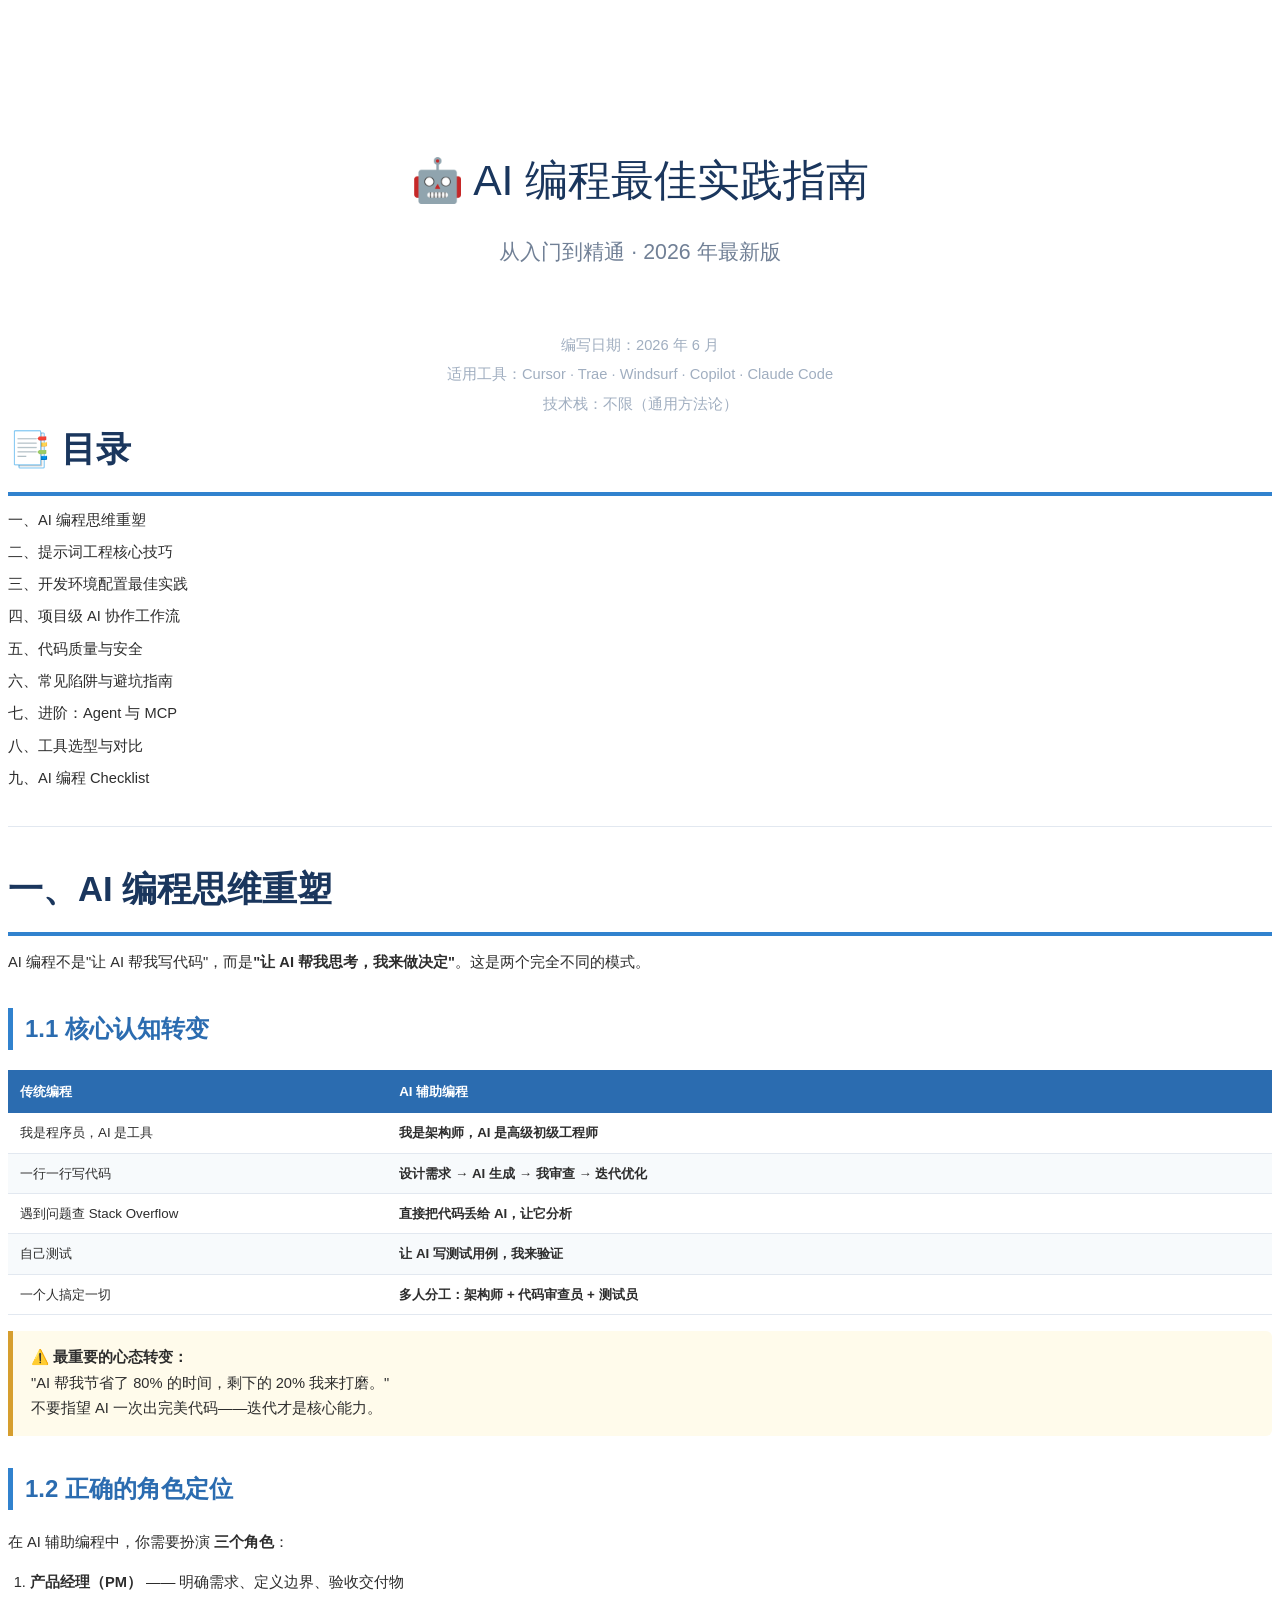
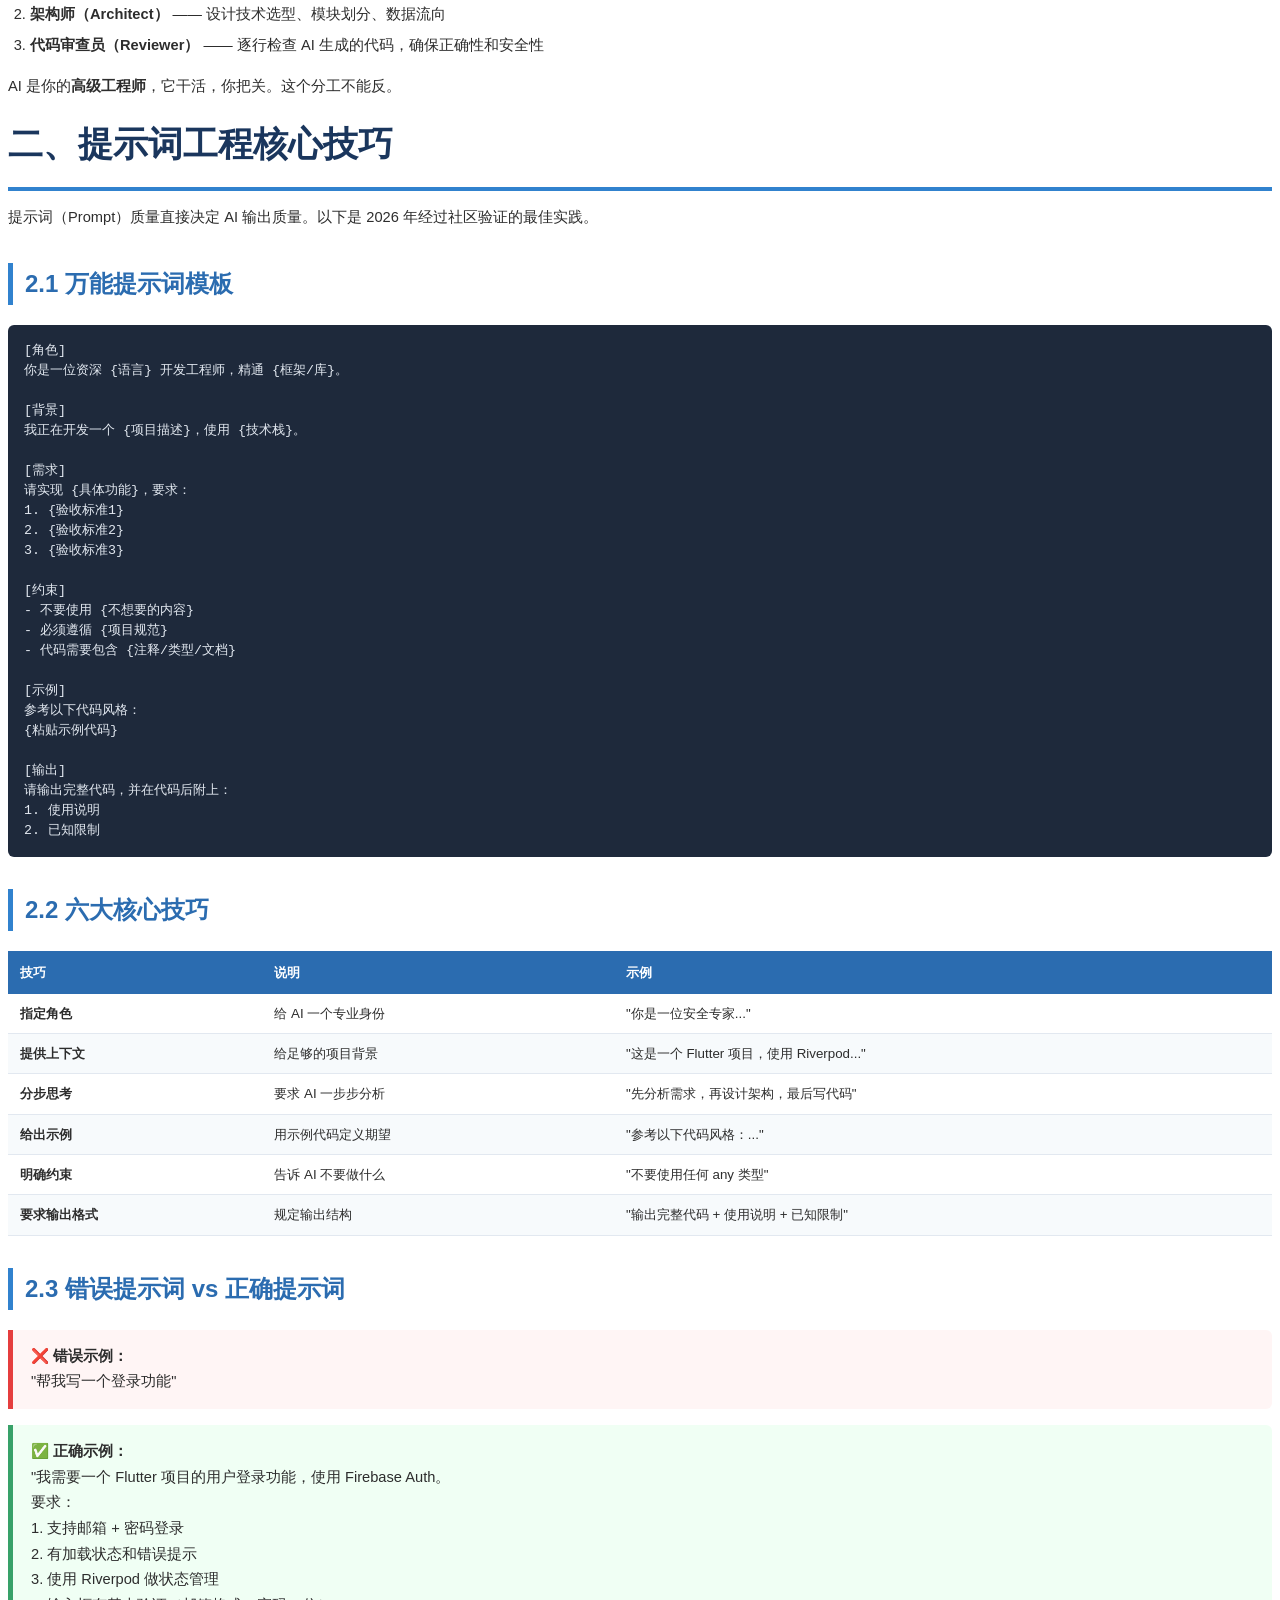
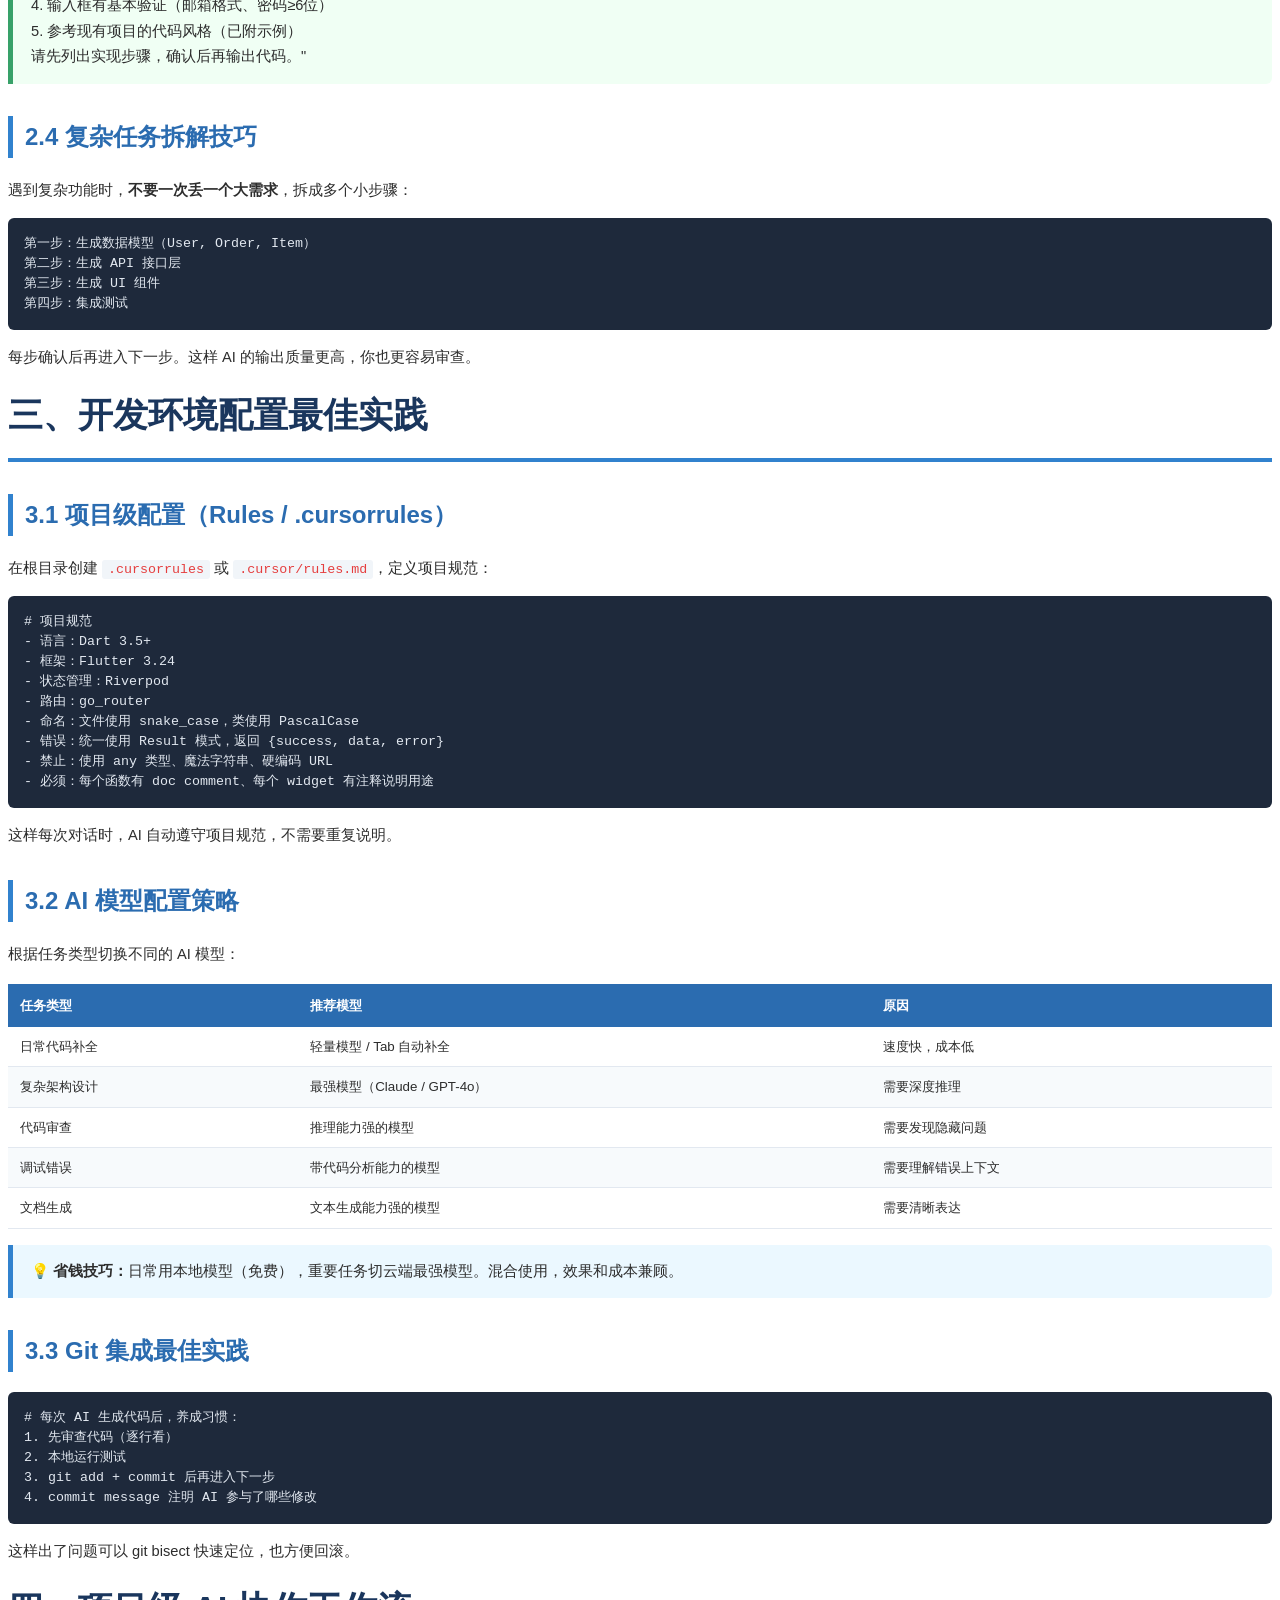
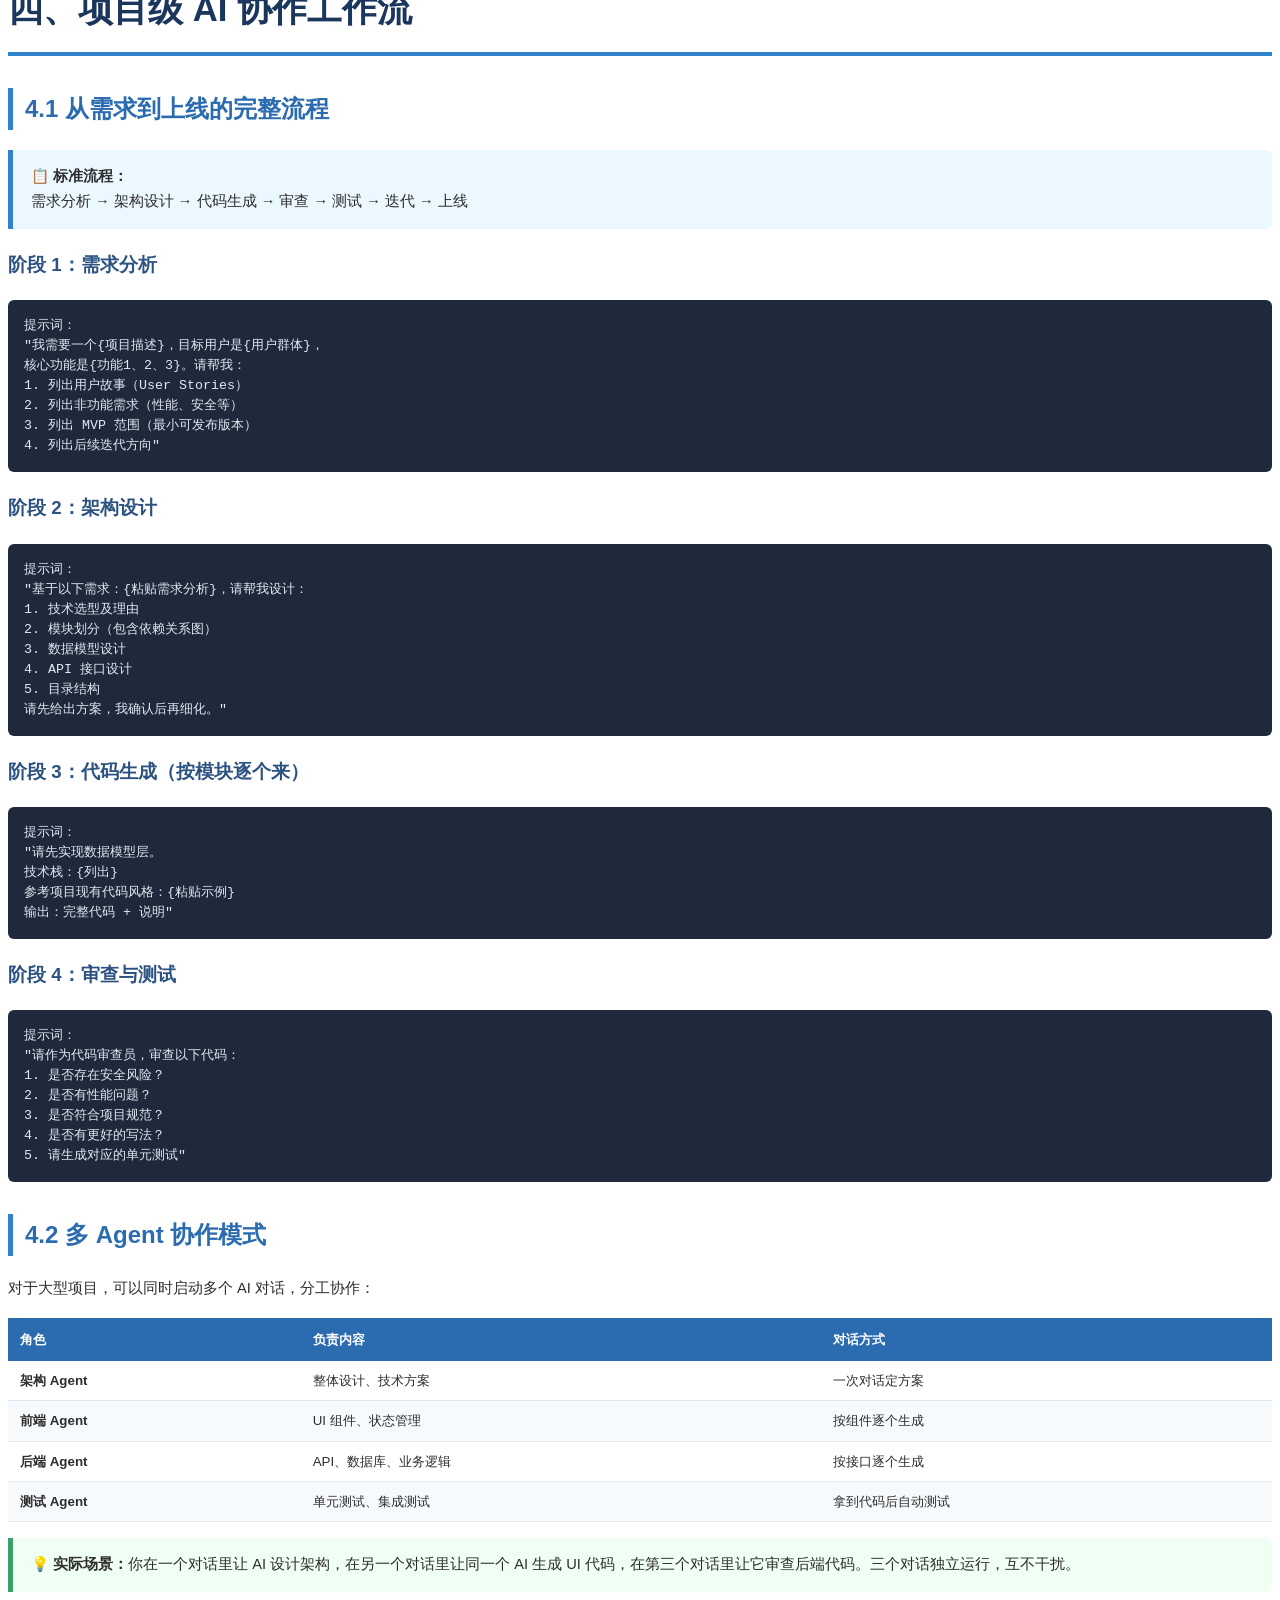
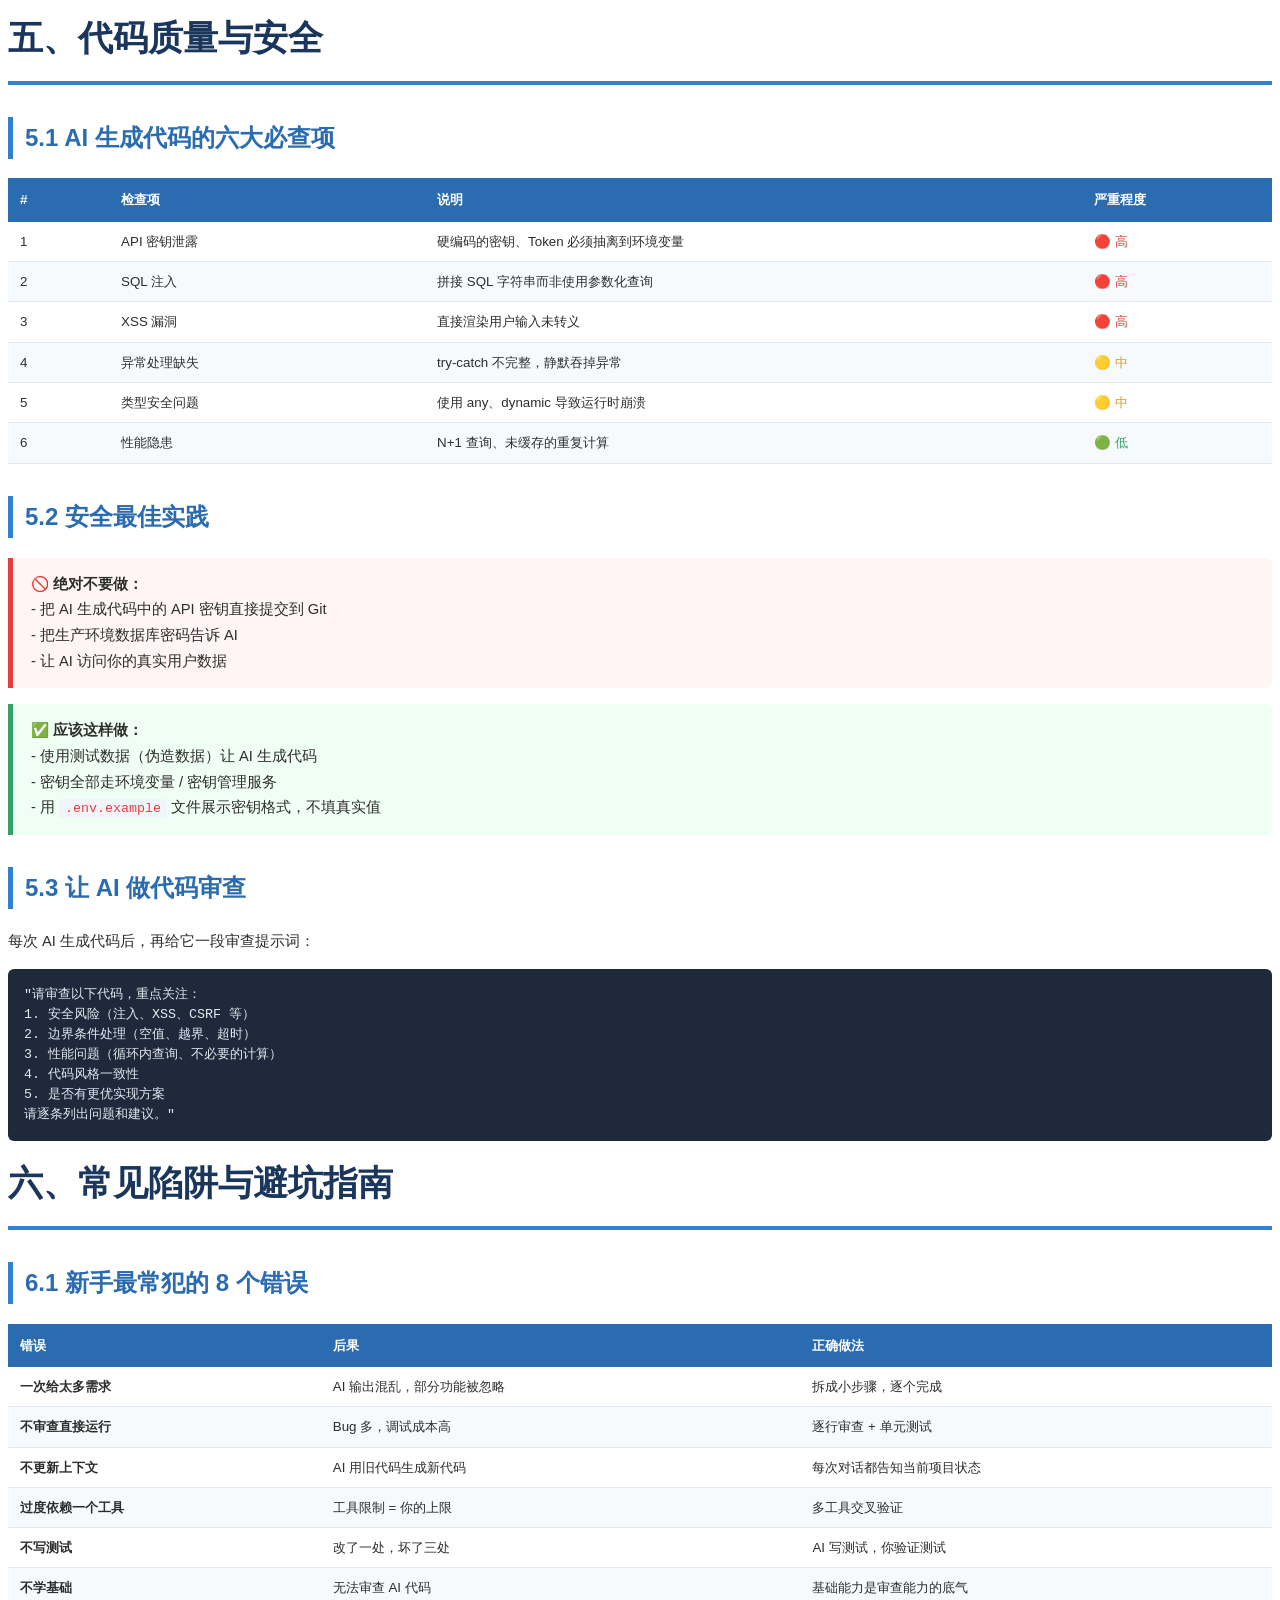
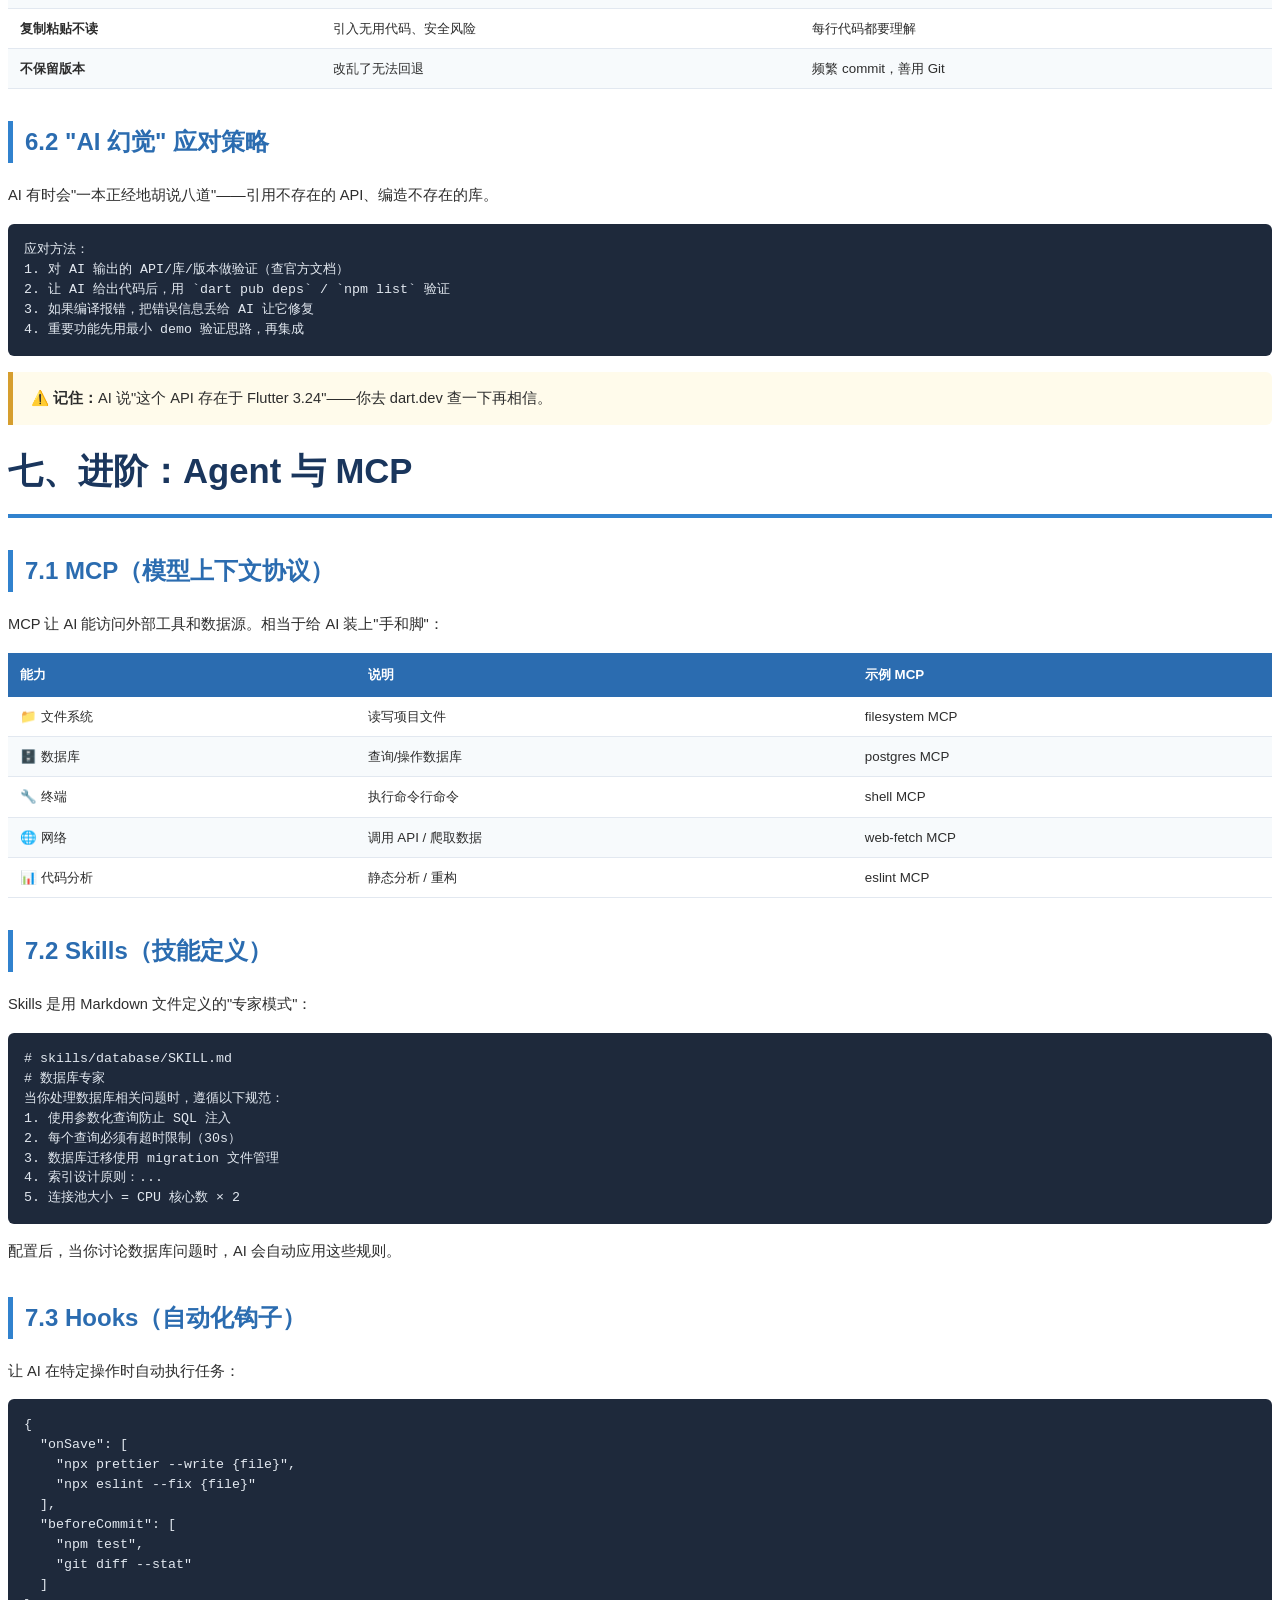
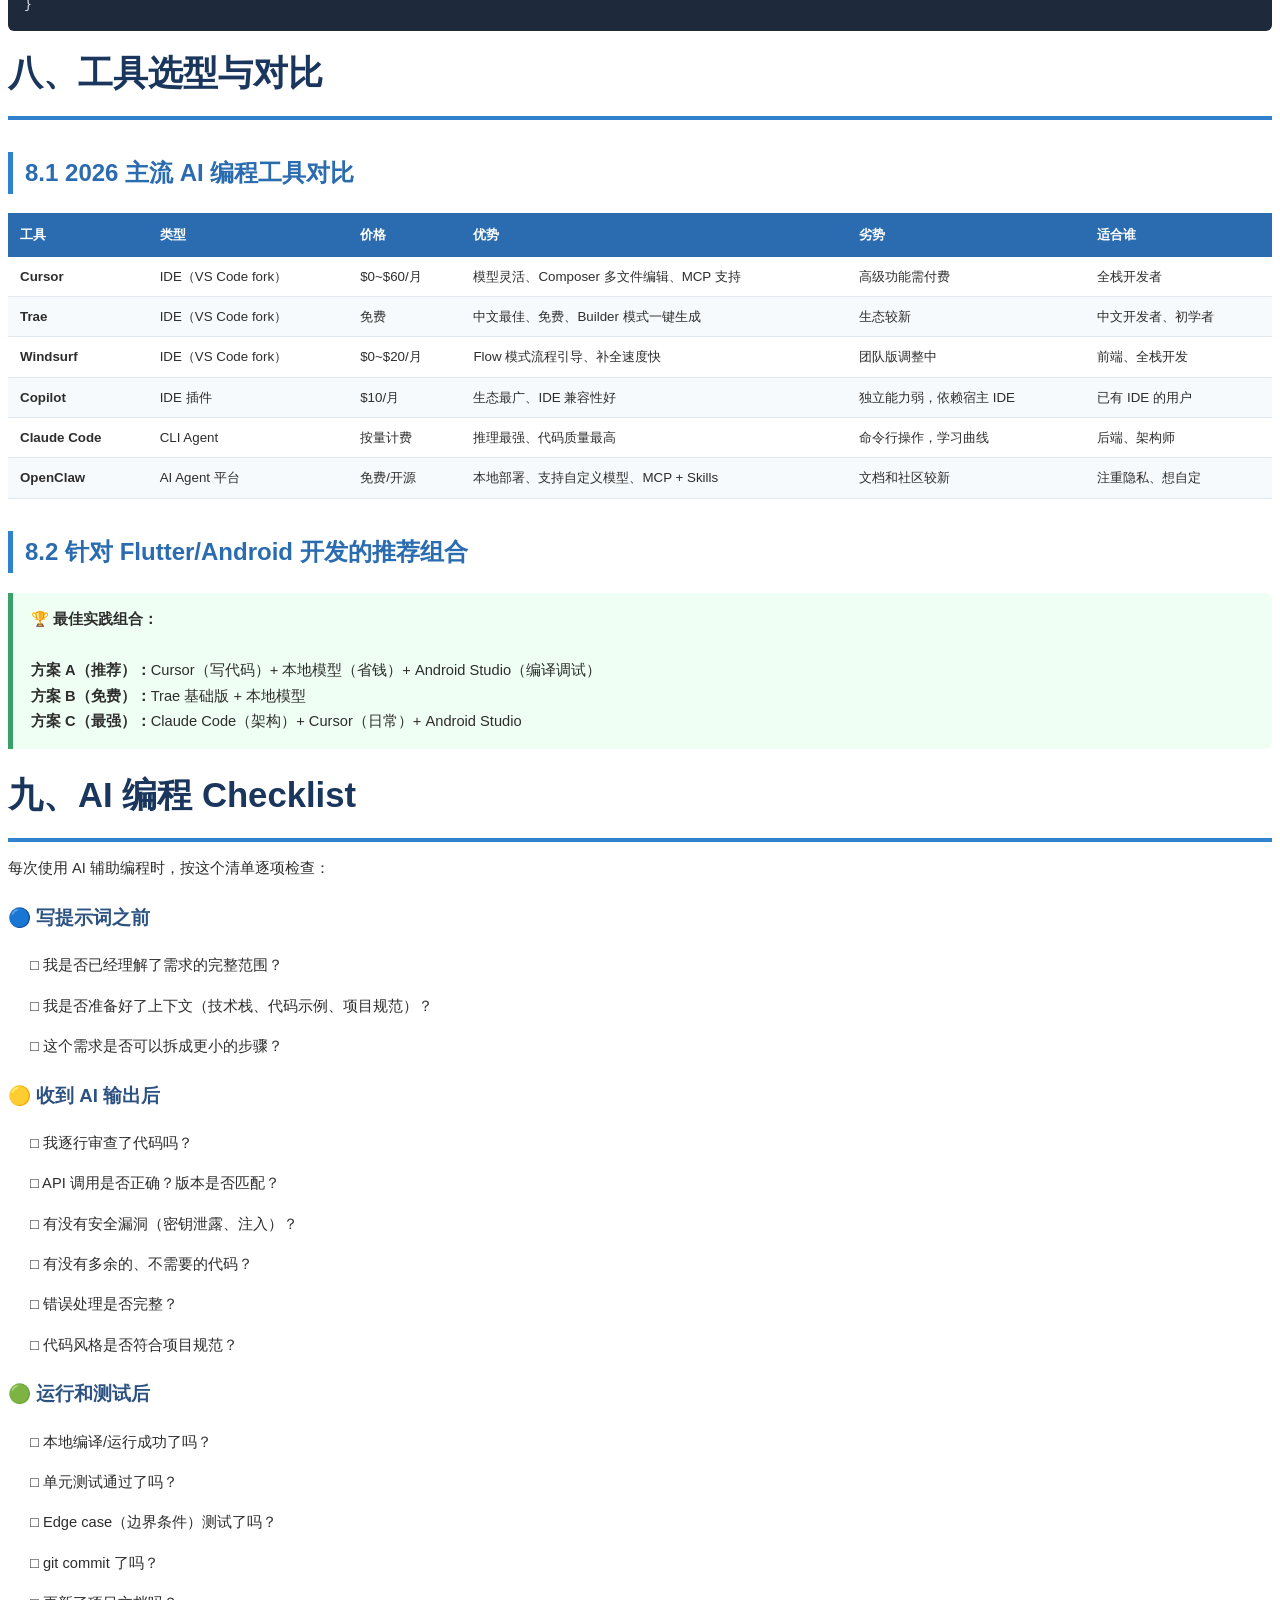
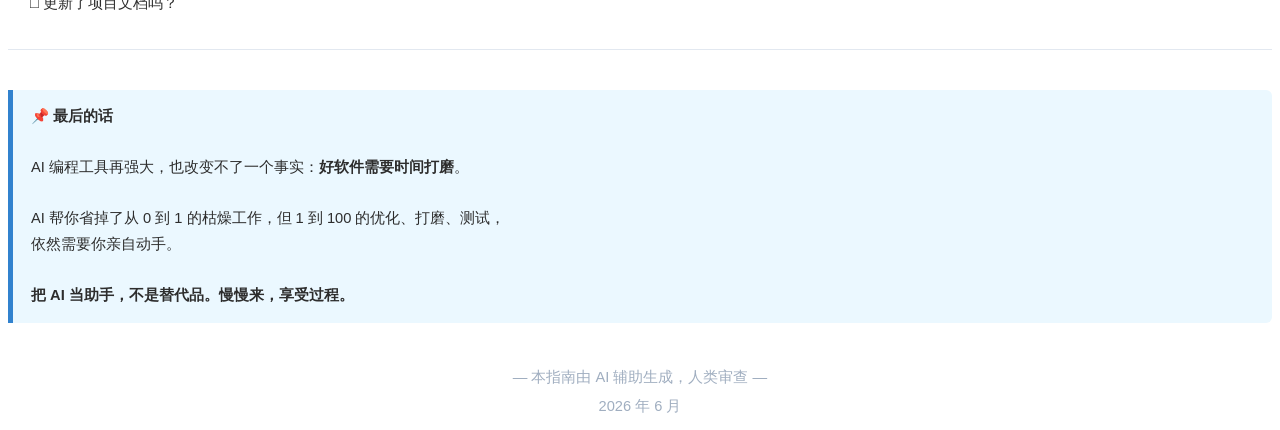
<file: docs/99-archive/test-misc/ai-programming-tips.html>
<!DOCTYPE html>
<html lang="zh-CN">
<head>
<meta charset="UTF-8">
<title>AI 编程最佳实践指南 — 2026 版</title>
<style>
/* ===== 基础排版 ===== */
@page {
  size: A4;
  margin: 2cm 1.8cm 2cm 2.5cm;
  @bottom-center {
    content: counter(page) " / " counter(total-pages);
    font-size: 9pt;
    color: #999;
  }
}

body {
  font-family: "PingFang SC", "Microsoft YaHei", "Noto Sans SC", sans-serif;
  font-size: 11pt;
  line-height: 1.75;
  color: #2d2d2d;
  background: #fff;
}

/* ===== 标题 ===== */
h1 {
  font-size: 26pt;
  color: #1a365d;
  border-bottom: 4px solid #3182ce;
  padding-bottom: 12px;
  margin-top: 0;
  margin-bottom: 8px;
  page-break-after: avoid;
}

h2 {
  font-size: 18pt;
  color: #2b6cb0;
  border-left: 5px solid #3182ce;
  padding-left: 12px;
  margin-top: 32px;
  page-break-after: avoid;
}

h3 {
  font-size: 14pt;
  color: #2c5282;
  margin-top: 20px;
  page-break-after: avoid;
}

/* ===== 代码块 ===== */
pre {
  background: #1e293b;
  color: #e2e8f0;
  padding: 16px;
  border-radius: 6px;
  font-family: "Cascadia Code", "Fira Code", "Consolas", monospace;
  font-size: 9pt;
  overflow-x: auto;
  line-height: 1.5;
  page-break-inside: avoid;
}

code {
  font-family: "Cascadia Code", "Fira Code", "Consolas", monospace;
  background: #f1f5f9;
  padding: 2px 6px;
  border-radius: 3px;
  font-size: 10pt;
  color: #e53e3e;
}

pre code {
  background: none;
  color: inherit;
  padding: 0;
}

/* ===== 表格 ===== */
table {
  width: 100%;
  border-collapse: collapse;
  margin: 16px 0;
  font-size: 10pt;
  page-break-inside: avoid;
}

th {
  background: #2b6cb0;
  color: white;
  padding: 10px 12px;
  text-align: left;
  font-weight: 600;
}

td {
  padding: 8px 12px;
  border-bottom: 1px solid #e2e8f0;
}

tr:nth-child(even) {
  background: #f7fafc;
}

/* ===== 卡片 / 提示框 ===== */
.tip-box {
  background: #ebf8ff;
  border-left: 5px solid #3182ce;
  padding: 14px 18px;
  margin: 16px 0;
  border-radius: 0 6px 6px 0;
}

.warning-box {
  background: #fffbeb;
  border-left: 5px solid #d69e2e;
  padding: 14px 18px;
  margin: 16px 0;
  border-radius: 0 6px 6px 0;
}

.success-box {
  background: #f0fff4;
  border-left: 5px solid #38a169;
  padding: 14px 18px;
  margin: 16px 0;
  border-radius: 0 6px 6px 0;
}

.danger-box {
  background: #fff5f5;
  border-left: 5px solid #e53e3e;
  padding: 14px 18px;
  margin: 16px 0;
  border-radius: 0 6px 6px 0;
}

/* ===== 列表 ===== */
ul, ol {
  padding-left: 22px;
}

li {
  margin-bottom: 6px;
}

/* ===== 封面页 ===== */
.cover-page {
  page-break-after: always;
  text-align: center;
  padding-top: 15vh;
}

.cover-title {
  font-size: 32pt;
  color: #1a365d;
  margin-bottom: 16px;
}

.cover-subtitle {
  font-size: 16pt;
  color: #718096;
  margin-bottom: 40px;
}

.cover-meta {
  font-size: 11pt;
  color: #a0aec0;
  margin-top: 60px;
  line-height: 2;
}

/* ===== 目录 ===== */
.toc-entry {
  font-size: 13pt;
  line-height: 2;
  color: #2d3748;
  text-decoration: none;
}

/* ===== 分隔线 ===== */
hr {
  border: none;
  border-top: 1px solid #e2e8f0;
  margin: 32px 0;
}

/* ===== 页眉 ===== */
.header-note {
  font-size: 8pt;
  color: #a0aec0;
  text-align: right;
  margin-bottom: 20px;
  font-style: italic;
}
</style>
</head>
<body>

<!-- ========== 封面 ========== -->
<div class="cover-page">
  <div class="cover-title">🤖 AI 编程最佳实践指南</div>
  <div class="cover-subtitle">从入门到精通 · 2026 年最新版</div>
  <div class="cover-meta">
    编写日期：2026 年 6 月<br>
    适用工具：Cursor · Trae · Windsurf · Copilot · Claude Code<br>
    技术栈：不限（通用方法论）
  </div>
</div>

<!-- ========== 目录 ========== -->
<h1>📑 目录</h1>

<div style="line-height:2.2;">
  <div>一、AI 编程思维重塑</div>
  <div>二、提示词工程核心技巧</div>
  <div>三、开发环境配置最佳实践</div>
  <div>四、项目级 AI 协作工作流</div>
  <div>五、代码质量与安全</div>
  <div>六、常见陷阱与避坑指南</div>
  <div>七、进阶：Agent 与 MCP</div>
  <div>八、工具选型与对比</div>
  <div>九、AI 编程 Checklist</div>
</div>

<hr>

<!-- ========== 第一章 ========== -->
<h1>一、AI 编程思维重塑</h1>

<p>AI 编程不是"让 AI 帮我写代码"，而是<strong>"让 AI 帮我思考，我来做决定"</strong>。这是两个完全不同的模式。</p>

<h2>1.1 核心认知转变</h2>

<table>
  <thead>
    <tr>
      <th style="width:30%">传统编程</th>
      <th>AI 辅助编程</th>
    </tr>
  </thead>
  <tbody>
    <tr>
      <td>我是程序员，AI 是工具</td>
      <td><strong>我是架构师，AI 是高级初级工程师</strong></td>
    </tr>
    <tr>
      <td>一行一行写代码</td>
      <td><strong>设计需求 → AI 生成 → 我审查 → 迭代优化</strong></td>
    </tr>
    <tr>
      <td>遇到问题查 Stack Overflow</td>
      <td><strong>直接把代码丢给 AI，让它分析</strong></td>
    </tr>
    <tr>
      <td>自己测试</td>
      <td><strong>让 AI 写测试用例，我来验证</strong></td>
    </tr>
    <tr>
      <td>一个人搞定一切</td>
      <td><strong>多人分工：架构师 + 代码审查员 + 测试员</strong></td>
    </tr>
  </tbody>
</table>

<div class="warning-box">
  <strong>⚠️ 最重要的心态转变：</strong><br>
  "AI 帮我节省了 80% 的时间，剩下的 20% 我来打磨。"<br>
  不要指望 AI 一次出完美代码——迭代才是核心能力。
</div>

<h2>1.2 正确的角色定位</h2>

<p>在 AI 辅助编程中，你需要扮演 <strong>三个角色</strong>：</p>

<ol>
  <li><strong>产品经理（PM）</strong> —— 明确需求、定义边界、验收交付物</li>
  <li><strong>架构师（Architect）</strong> —— 设计技术选型、模块划分、数据流向</li>
  <li><strong>代码审查员（Reviewer）</strong> —— 逐行检查 AI 生成的代码，确保正确性和安全性</li>
</ol>

<p>AI 是你的<strong>高级工程师</strong>，它干活，你把关。这个分工不能反。</p>

<!-- ========== 第二章 ========== -->
<h1>二、提示词工程核心技巧</h1>

<p>提示词（Prompt）质量直接决定 AI 输出质量。以下是 2026 年经过社区验证的最佳实践。</p>

<h2>2.1 万能提示词模板</h2>

<pre><code>[角色]
你是一位资深 {语言} 开发工程师，精通 {框架/库}。

[背景]
我正在开发一个 {项目描述}，使用 {技术栈}。

[需求]
请实现 {具体功能}，要求：
1. {验收标准1}
2. {验收标准2}
3. {验收标准3}

[约束]
- 不要使用 {不想要的内容}
- 必须遵循 {项目规范}
- 代码需要包含 {注释/类型/文档}

[示例]
参考以下代码风格：
{粘贴示例代码}

[输出]
请输出完整代码，并在代码后附上：
1. 使用说明
2. 已知限制</code></pre>

<h2>2.2 六大核心技巧</h2>

<table>
  <thead>
    <tr>
      <th>技巧</th>
      <th>说明</th>
      <th>示例</th>
    </tr>
  </thead>
  <tbody>
    <tr>
      <td><strong>指定角色</strong></td>
      <td>给 AI 一个专业身份</td>
      <td>"你是一位安全专家..."</td>
    </tr>
    <tr>
      <td><strong>提供上下文</strong></td>
      <td>给足够的项目背景</td>
      <td>"这是一个 Flutter 项目，使用 Riverpod..."</td>
    </tr>
    <tr>
      <td><strong>分步思考</strong></td>
      <td>要求 AI 一步步分析</td>
      <td>"先分析需求，再设计架构，最后写代码"</td>
    </tr>
    <tr>
      <td><strong>给出示例</strong></td>
      <td>用示例代码定义期望</td>
      <td>"参考以下代码风格：..."</td>
    </tr>
    <tr>
      <td><strong>明确约束</strong></td>
      <td>告诉 AI 不要做什么</td>
      <td>"不要使用任何 any 类型"</td>
    </tr>
    <tr>
      <td><strong>要求输出格式</strong></td>
      <td>规定输出结构</td>
      <td>"输出完整代码 + 使用说明 + 已知限制"</td>
    </tr>
  </tbody>
</table>

<h2>2.3 错误提示词 vs 正确提示词</h2>

<div class="danger-box">
  <strong>❌ 错误示例：</strong><br>
  "帮我写一个登录功能"</div>

<div class="success-box">
  <strong>✅ 正确示例：</strong><br>
  "我需要一个 Flutter 项目的用户登录功能，使用 Firebase Auth。<br>
  要求：<br>
  1. 支持邮箱 + 密码登录<br>
  2. 有加载状态和错误提示<br>
  3. 使用 Riverpod 做状态管理<br>
  4. 输入框有基本验证（邮箱格式、密码≥6位）<br>
  5. 参考现有项目的代码风格（已附示例）<br>
  请先列出实现步骤，确认后再输出代码。"</div>

<h2>2.4 复杂任务拆解技巧</h2>

<p>遇到复杂功能时，<strong>不要一次丢一个大需求</strong>，拆成多个小步骤：</p>

<pre><code>第一步：生成数据模型（User, Order, Item）
第二步：生成 API 接口层
第三步：生成 UI 组件
第四步：集成测试</code></pre>

<p>每步确认后再进入下一步。这样 AI 的输出质量更高，你也更容易审查。</p>

<!-- ========== 第三章 ========== -->
<h1>三、开发环境配置最佳实践</h1>

<h2>3.1 项目级配置（Rules / .cursorrules）</h2>

<p>在根目录创建 <code>.cursorrules</code> 或 <code>.cursor/rules.md</code>，定义项目规范：</p>

<pre><code># 项目规范
- 语言：Dart 3.5+
- 框架：Flutter 3.24
- 状态管理：Riverpod
- 路由：go_router
- 命名：文件使用 snake_case，类使用 PascalCase
- 错误：统一使用 Result 模式，返回 {success, data, error}
- 禁止：使用 any 类型、魔法字符串、硬编码 URL
- 必须：每个函数有 doc comment、每个 widget 有注释说明用途</code></pre>

<p>这样每次对话时，AI 自动遵守项目规范，不需要重复说明。</p>

<h2>3.2 AI 模型配置策略</h2>

<p>根据任务类型切换不同的 AI 模型：</p>

<table>
  <thead>
    <tr>
      <th>任务类型</th>
      <th>推荐模型</th>
      <th>原因</th>
    </tr>
  </thead>
  <tbody>
    <tr>
      <td>日常代码补全</td>
      <td>轻量模型 / Tab 自动补全</td>
      <td>速度快，成本低</td>
    </tr>
    <tr>
      <td>复杂架构设计</td>
      <td>最强模型（Claude / GPT-4o）</td>
      <td>需要深度推理</td>
    </tr>
    <tr>
      <td>代码审查</td>
      <td>推理能力强的模型</td>
      <td>需要发现隐藏问题</td>
    </tr>
    <tr>
      <td>调试错误</td>
      <td>带代码分析能力的模型</td>
      <td>需要理解错误上下文</td>
    </tr>
    <tr>
      <td>文档生成</td>
      <td>文本生成能力强的模型</td>
      <td>需要清晰表达</td>
    </tr>
  </tbody>
</table>

<div class="tip-box">
  <strong>💡 省钱技巧：</strong>日常用本地模型（免费），重要任务切云端最强模型。混合使用，效果和成本兼顾。
</div>

<h2>3.3 Git 集成最佳实践</h2>

<pre><code># 每次 AI 生成代码后，养成习惯：
1. 先审查代码（逐行看）
2. 本地运行测试
3. git add + commit 后再进入下一步
4. commit message 注明 AI 参与了哪些修改</code></pre>

<p>这样出了问题可以 git bisect 快速定位，也方便回滚。</p>

<!-- ========== 第四章 ========== -->
<h1>四、项目级 AI 协作工作流</h1>

<h2>4.1 从需求到上线的完整流程</h2>

<div class="tip-box">
  <strong>📋 标准流程：</strong><br>
  需求分析 → 架构设计 → 代码生成 → 审查 → 测试 → 迭代 → 上线
</div>

<h3>阶段 1：需求分析</h3>
<pre><code>提示词：
"我需要一个{项目描述}，目标用户是{用户群体}，
核心功能是{功能1、2、3}。请帮我：
1. 列出用户故事（User Stories）
2. 列出非功能需求（性能、安全等）
3. 列出 MVP 范围（最小可发布版本）
4. 列出后续迭代方向"</code></pre>

<h3>阶段 2：架构设计</h3>
<pre><code>提示词：
"基于以下需求：{粘贴需求分析}，请帮我设计：
1. 技术选型及理由
2. 模块划分（包含依赖关系图）
3. 数据模型设计
4. API 接口设计
5. 目录结构
请先给出方案，我确认后再细化。"</code></pre>

<h3>阶段 3：代码生成（按模块逐个来）</h3>
<pre><code>提示词：
"请先实现数据模型层。
技术栈：{列出}
参考项目现有代码风格：{粘贴示例}
输出：完整代码 + 说明"</code></pre>

<h3>阶段 4：审查与测试</h3>
<pre><code>提示词：
"请作为代码审查员，审查以下代码：
1. 是否存在安全风险？
2. 是否有性能问题？
3. 是否符合项目规范？
4. 是否有更好的写法？
5. 请生成对应的单元测试"</code></pre>

<h2>4.2 多 Agent 协作模式</h2>

<p>对于大型项目，可以同时启动多个 AI 对话，分工协作：</p>

<table>
  <thead>
    <tr>
      <th>角色</th>
      <th>负责内容</th>
      <th>对话方式</th>
    </tr>
  </thead>
  <tbody>
    <tr>
      <td><strong>架构 Agent</strong></td>
      <td>整体设计、技术方案</td>
      <td>一次对话定方案</td>
    </tr>
    <tr>
      <td><strong>前端 Agent</strong></td>
      <td>UI 组件、状态管理</td>
      <td>按组件逐个生成</td>
    </tr>
    <tr>
      <td><strong>后端 Agent</strong></td>
      <td>API、数据库、业务逻辑</td>
      <td>按接口逐个生成</td>
    </tr>
    <tr>
      <td><strong>测试 Agent</strong></td>
      <td>单元测试、集成测试</td>
      <td>拿到代码后自动测试</td>
    </tr>
  </tbody>
</table>

<div class="success-box">
  <strong>💡 实际场景：</strong>你在一个对话里让 AI 设计架构，在另一个对话里让同一个 AI 生成 UI 代码，在第三个对话里让它审查后端代码。三个对话独立运行，互不干扰。
</div>

<!-- ========== 第五章 ========== -->
<h1>五、代码质量与安全</h1>

<h2>5.1 AI 生成代码的六大必查项</h2>

<table>
  <thead>
    <tr>
      <th style="width:8%">#</th>
      <th style="width:25%">检查项</th>
      <th>说明</th>
      <th style="width:15%">严重程度</th>
    </tr>
  </thead>
  <tbody>
    <tr>
      <td>1</td>
      <td>API 密钥泄露</td>
      <td>硬编码的密钥、Token 必须抽离到环境变量</td>
      <td style="color:#e53e3e">🔴 高</td>
    </tr>
    <tr>
      <td>2</td>
      <td>SQL 注入</td>
      <td>拼接 SQL 字符串而非使用参数化查询</td>
      <td style="color:#e53e3e">🔴 高</td>
    </tr>
    <tr>
      <td>3</td>
      <td>XSS 漏洞</td>
      <td>直接渲染用户输入未转义</td>
      <td style="color:#e53e3e">🔴 高</td>
    </tr>
    <tr>
      <td>4</td>
      <td>异常处理缺失</td>
      <td>try-catch 不完整，静默吞掉异常</td>
      <td style="color:#d69e2e">🟡 中</td>
    </tr>
    <tr>
      <td>5</td>
      <td>类型安全问题</td>
      <td>使用 any、dynamic 导致运行时崩溃</td>
      <td style="color:#d69e2e">🟡 中</td>
    </tr>
    <tr>
      <td>6</td>
      <td>性能隐患</td>
      <td>N+1 查询、未缓存的重复计算</td>
      <td style="color:#38a169">🟢 低</td>
    </tr>
  </tbody>
</table>

<h2>5.2 安全最佳实践</h2>

<div class="danger-box">
  <strong>🚫 绝对不要做：</strong><br>
  - 把 AI 生成代码中的 API 密钥直接提交到 Git<br>
  - 把生产环境数据库密码告诉 AI<br>
  - 让 AI 访问你的真实用户数据
</div>

<div class="success-box">
  <strong>✅ 应该这样做：</strong><br>
  - 使用测试数据（伪造数据）让 AI 生成代码<br>
  - 密钥全部走环境变量 / 密钥管理服务<br>
  - 用 <code>.env.example</code> 文件展示密钥格式，不填真实值
</div>

<h2>5.3 让 AI 做代码审查</h2>

<p>每次 AI 生成代码后，再给它一段审查提示词：</p>

<pre><code>"请审查以下代码，重点关注：
1. 安全风险（注入、XSS、CSRF 等）
2. 边界条件处理（空值、越界、超时）
3. 性能问题（循环内查询、不必要的计算）
4. 代码风格一致性
5. 是否有更优实现方案
请逐条列出问题和建议。"</code></pre>

<!-- ========== 第六章 ========== -->
<h1>六、常见陷阱与避坑指南</h1>

<h2>6.1 新手最常犯的 8 个错误</h2>

<table>
  <thead>
    <tr>
      <th>错误</th>
      <th>后果</th>
      <th>正确做法</th>
    </tr>
  </thead>
  <tbody>
    <tr>
      <td><strong>一次给太多需求</strong></td>
      <td>AI 输出混乱，部分功能被忽略</td>
      <td>拆成小步骤，逐个完成</td>
    </tr>
    <tr>
      <td><strong>不审查直接运行</strong></td>
      <td>Bug 多，调试成本高</td>
      <td>逐行审查 + 单元测试</td>
    </tr>
    <tr>
      <td><strong>不更新上下文</strong></td>
      <td>AI 用旧代码生成新代码</td>
      <td>每次对话都告知当前项目状态</td>
    </tr>
    <tr>
      <td><strong>过度依赖一个工具</strong></td>
      <td>工具限制 = 你的上限</td>
      <td>多工具交叉验证</td>
    </tr>
    <tr>
      <td><strong>不写测试</strong></td>
      <td>改了一处，坏了三处</td>
      <td>AI 写测试，你验证测试</td>
    </tr>
    <tr>
      <td><strong>不学基础</strong></td>
      <td>无法审查 AI 代码</td>
      <td>基础能力是审查能力的底气</td>
    </tr>
    <tr>
      <td><strong>复制粘贴不读</strong></td>
      <td>引入无用代码、安全风险</td>
      <td>每行代码都要理解</td>
    </tr>
    <tr>
      <td><strong>不保留版本</strong></td>
      <td>改乱了无法回退</td>
      <td>频繁 commit，善用 Git</td>
    </tr>
  </tbody>
</table>

<h2>6.2 "AI 幻觉" 应对策略</h2>

<p>AI 有时会"一本正经地胡说八道"——引用不存在的 API、编造不存在的库。</p>

<pre><code>应对方法：
1. 对 AI 输出的 API/库/版本做验证（查官方文档）
2. 让 AI 给出代码后，用 `dart pub deps` / `npm list` 验证
3. 如果编译报错，把错误信息丢给 AI 让它修复
4. 重要功能先用最小 demo 验证思路，再集成</code></pre>

<div class="warning-box">
  <strong>⚠️ 记住：</strong>AI 说"这个 API 存在于 Flutter 3.24"——你去 dart.dev 查一下再相信。
</div>

<!-- ========== 第七章 ========== -->
<h1>七、进阶：Agent 与 MCP</h1>

<h2>7.1 MCP（模型上下文协议）</h2>

<p>MCP 让 AI 能访问外部工具和数据源。相当于给 AI 装上"手和脚"：</p>

<table>
  <thead>
    <tr>
      <th>能力</th>
      <th>说明</th>
      <th>示例 MCP</th>
    </tr>
  </thead>
  <tbody>
    <tr>
      <td>📁 文件系统</td>
      <td>读写项目文件</td>
      <td>filesystem MCP</td>
    </tr>
    <tr>
      <td>🗄️ 数据库</td>
      <td>查询/操作数据库</td>
      <td>postgres MCP</td>
    </tr>
    <tr>
      <td>🔧 终端</td>
      <td>执行命令行命令</td>
      <td>shell MCP</td>
    </tr>
    <tr>
      <td>🌐 网络</td>
      <td>调用 API / 爬取数据</td>
      <td>web-fetch MCP</td>
    </tr>
    <tr>
      <td>📊 代码分析</td>
      <td>静态分析 / 重构</td>
      <td>eslint MCP</td>
    </tr>
  </tbody>
</table>

<h2>7.2 Skills（技能定义）</h2>

<p>Skills 是用 Markdown 文件定义的"专家模式"：</p>

<pre><code># skills/database/SKILL.md
# 数据库专家
当你处理数据库相关问题时，遵循以下规范：
1. 使用参数化查询防止 SQL 注入
2. 每个查询必须有超时限制（30s）
3. 数据库迁移使用 migration 文件管理
4. 索引设计原则：...
5. 连接池大小 = CPU 核心数 × 2</code></pre>

<p>配置后，当你讨论数据库问题时，AI 会自动应用这些规则。</p>

<h2>7.3 Hooks（自动化钩子）</h2>

<p>让 AI 在特定操作时自动执行任务：</p>

<pre><code>{
  "onSave": [
    "npx prettier --write {file}",
    "npx eslint --fix {file}"
  ],
  "beforeCommit": [
    "npm test",
    "git diff --stat"
  ]
}</code></pre>

<!-- ========== 第八章 ========== -->
<h1>八、工具选型与对比</h1>

<h2>8.1 2026 主流 AI 编程工具对比</h2>

<table>
  <thead>
    <tr>
      <th>工具</th>
      <th>类型</th>
      <th>价格</th>
      <th>优势</th>
      <th>劣势</th>
      <th>适合谁</th>
    </tr>
  </thead>
  <tbody>
    <tr>
      <td><strong>Cursor</strong></td>
      <td>IDE（VS Code fork）</td>
      <td>$0~$60/月</td>
      <td>模型灵活、Composer 多文件编辑、MCP 支持</td>
      <td>高级功能需付费</td>
      <td>全栈开发者</td>
    </tr>
    <tr>
      <td><strong>Trae</strong></td>
      <td>IDE（VS Code fork）</td>
      <td>免费</td>
      <td>中文最佳、免费、Builder 模式一键生成</td>
      <td>生态较新</td>
      <td>中文开发者、初学者</td>
    </tr>
    <tr>
      <td><strong>Windsurf</strong></td>
      <td>IDE（VS Code fork）</td>
      <td>$0~$20/月</td>
      <td>Flow 模式流程引导、补全速度快</td>
      <td>团队版调整中</td>
      <td>前端、全栈开发</td>
    </tr>
    <tr>
      <td><strong>Copilot</strong></td>
      <td>IDE 插件</td>
      <td>$10/月</td>
      <td>生态最广、IDE 兼容性好</td>
      <td>独立能力弱，依赖宿主 IDE</td>
      <td>已有 IDE 的用户</td>
    </tr>
    <tr>
      <td><strong>Claude Code</strong></td>
      <td>CLI Agent</td>
      <td>按量计费</td>
      <td>推理最强、代码质量最高</td>
      <td>命令行操作，学习曲线</td>
      <td>后端、架构师</td>
    </tr>
    <tr>
      <td><strong>OpenClaw</strong></td>
      <td>AI Agent 平台</td>
      <td>免费/开源</td>
      <td>本地部署、支持自定义模型、MCP + Skills</td>
      <td>文档和社区较新</td>
      <td>注重隐私、想自定</td>
    </tr>
  </tbody>
</table>

<h2>8.2 针对 Flutter/Android 开发的推荐组合</h2>

<div class="success-box">
  <strong>🏆 最佳实践组合：</strong><br><br>
  <strong>方案 A（推荐）：</strong>Cursor（写代码）+ 本地模型（省钱）+ Android Studio（编译调试）<br>
  <strong>方案 B（免费）：</strong>Trae 基础版 + 本地模型<br>
  <strong>方案 C（最强）：</strong>Claude Code（架构）+ Cursor（日常）+ Android Studio
</div>

<!-- ========== 第九章 ========== -->
<h1>九、AI 编程 Checklist</h1>

<p>每次使用 AI 辅助编程时，按这个清单逐项检查：</p>

<h3>🔵 写提示词之前</h3>
<ul>
  <td>□</td> <td>我是否已经理解了需求的完整范围？</td>
</ul>
<ul>
  <td>□</td> <td>我是否准备好了上下文（技术栈、代码示例、项目规范）？</td>
</ul>
<ul>
  <td>□</td> <td>这个需求是否可以拆成更小的步骤？</td>
</ul>

<h3>🟡 收到 AI 输出后</h3>
<ul>
  <td>□</td> <td>我逐行审查了代码吗？</td>
</ul>
<ul>
  <td>□</td> <td>API 调用是否正确？版本是否匹配？</td>
</ul>
<ul>
  <td>□</td> <td>有没有安全漏洞（密钥泄露、注入）？</td>
</ul>
<ul>
  <td>□</td> <td>有没有多余的、不需要的代码？</td>
</ul>
<ul>
  <td>□</td> <td>错误处理是否完整？</td>
</ul>
<ul>
  <td>□</td> <td>代码风格是否符合项目规范？</td>
</ul>

<h3>🟢 运行和测试后</h3>
<ul>
  <td>□</td> <td>本地编译/运行成功了吗？</td>
</ul>
<ul>
  <td>□</td> <td>单元测试通过了吗？</td>
</ul>
<ul>
  <td>□</td> <td>Edge case（边界条件）测试了吗？</td>
</ul>
<ul>
  <td>□</td> <td>git commit 了吗？</td>
</ul>
<ul>
  <td>□</td> <td>更新了项目文档吗？</td>
</ul>

<hr>

<div class="tip-box" style="margin-top:40px;">
  <strong>📌 最后的话</strong><br><br>
  AI 编程工具再强大，也改变不了一个事实：<strong>好软件需要时间打磨</strong>。<br><br>
  AI 帮你省掉了从 0 到 1 的枯燥工作，但 1 到 100 的优化、打磨、测试，<br>
  依然需要你亲自动手。<br><br>
  <strong>把 AI 当助手，不是替代品。慢慢来，享受过程。</strong>
</div>

<div class="cover-meta" style="text-align:center; margin-top:40px; color:#a0aec0;">
  — 本指南由 AI 辅助生成，人类审查 —<br>
  2026 年 6 月
</div>

</body>
</html>
</file>
